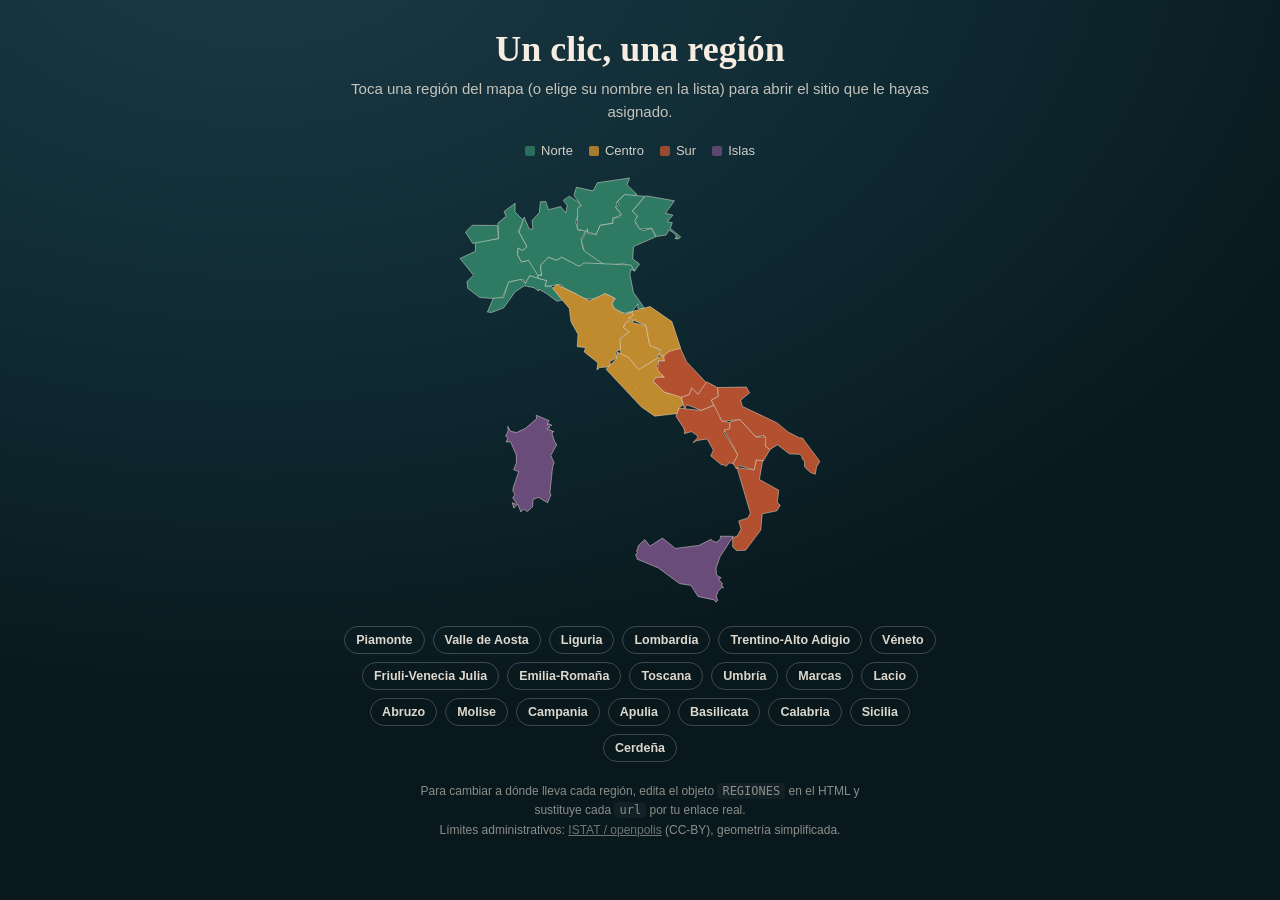
<file: Mapa interactivo de Italia.html>
<!DOCTYPE html>
<html lang="es">
<head>
<meta charset="UTF-8">
<meta name="viewport" content="width=device-width, initial-scale=1, viewport-fit=cover">
<title>Mapa interactivo de Italia</title>
<style>
  :root{
    --sea:#0f2a33; --paper:#f6ede0;
    --north:#2f7a63; --center:#c08a2e; --south:#b2502f; --island:#6a4c7a;
    --stroke: rgba(246,237,224,.85);
  }
  *{box-sizing:border-box}
  html,body{height:100%}
  body{
    margin:0; min-height:100%;
    background: radial-gradient(1200px 800px at 20% -10%, #1c3b46 0%, var(--sea) 55%, #09181d 100%);
    color: var(--paper);
    font-family: "Iowan Old Style","Palatino Linotype",Georgia,serif;
    padding: calc(28px + env(safe-area-inset-top,0px)) 20px calc(32px + env(safe-area-inset-bottom,0px));
    display:flex; flex-direction:column; align-items:center; gap:20px;
  }
  header{max-width:620px; text-align:center}
  h1{font-size:clamp(26px,4.2vw,36px); margin:0 0 8px; font-weight:600}
  p.lead{margin:0; opacity:.78; font-size:15px; line-height:1.5; font-family:-apple-system,"Segoe UI",sans-serif}

  .legend{display:flex; gap:16px; flex-wrap:wrap; justify-content:center; font-size:13px; opacity:.85; font-family:-apple-system,"Segoe UI",sans-serif}
  .legend span{display:inline-flex; align-items:center; gap:6px}
  .swatch{width:10px; height:10px; border-radius:2px; display:inline-block}

  .map-wrap{width:100%; max-width:360px;}
  svg{width:100%; height:auto; overflow:visible}
  path.region{
    stroke: var(--stroke); stroke-width:4; stroke-linejoin:round;
    cursor:pointer; transition: filter .12s ease, transform .12s ease;
    transform-box: fill-box; transform-origin: center;
  }
  path.region:hover, path.region:focus-visible{
    filter:brightness(1.25); transform: scale(1.015); outline:none;
  }
  .north{fill:var(--north)} .center{fill:var(--center)} .south{fill:var(--south)} .island{fill:var(--island)}

  .list{
    width:100%; max-width:620px; display:flex; flex-wrap:wrap; gap:8px; justify-content:center;
    font-family:-apple-system,"Segoe UI",sans-serif;
  }
  .list a{
    color:var(--paper); text-decoration:none; font-size:12.5px; font-weight:600;
    padding:6px 11px; border-radius:999px; border:1px solid rgba(246,237,224,.25);
    opacity:.9; transition: background .12s ease, opacity .12s ease;
  }
  .list a:hover{opacity:1; background:rgba(246,237,224,.12)}

  footer{max-width:460px; text-align:center; font-size:12px; opacity:.55; font-family:-apple-system,"Segoe UI",sans-serif; line-height:1.6}
  code{background:rgba(255,255,255,.08); padding:1px 5px; border-radius:4px}
  a.credit{color:inherit; opacity:.8}
</style>
</head>
<body>

<header>
  <h1>Un clic, una región</h1>
  <p class="lead">Toca una región del mapa (o elige su nombre en la lista) para abrir el sitio que le hayas asignado.</p>
</header>

<div class="legend">
  <span><i class="swatch" style="background:var(--north)"></i>Norte</span>
  <span><i class="swatch" style="background:var(--center)"></i>Centro</span>
  <span><i class="swatch" style="background:var(--south)"></i>Sur</span>
  <span><i class="swatch" style="background:var(--island)"></i>Islas</span>
</div>

<div class="map-wrap">
  <svg id="svg-map" viewBox="0 0 2657.2 3130.6" xmlns="http://www.w3.org/2000/svg"></svg>
</div>

<div class="list" id="list"></div>

<footer>
  Para cambiar a dónde lleva cada región, edita el objeto <code>REGIONES</code> en el HTML y sustituye cada <code>url</code> por tu enlace real.<br>
  Límites administrativos: <a class="credit" href="https://github.com/openpolis/geojson-italy" target="_blank" rel="noopener">ISTAT / openpolis</a> (CC-BY), geometría simplificada.
</footer>

<script>
  // ───────────────────────────────────────────────────────────
  // EDITA AQUÍ: pon tu URL real en cada región (campo "url").
  // ───────────────────────────────────────────────────────────
  const REGIONES = [
  { id:"piemonte", nombre:"Piamonte", grupo:"north", url:"https://example.com/piemonte", d:"M114,541 L113,470 L285,447 L280,333 L340,283 L325,247 L407,186 L406,250 L470,316 L431,392 L495,507 L461,537 L430,517 L424,565 L454,620 L505,607 L578,699 L576,745 L515,722 L483,778 L466,751 L363,766 L308,894 L146,882 L58,816 L51,765 L100,718 L0,594 L114,541 Z M464,619 L465,621 L464,618 L464,619 Z" },
  { id:"valle-de-aosta", nombre:"Valle de Aosta", grupo:"north", url:"https://example.com/valle-de-aosta", d:"M91,349 L276,350 L285,447 L94,483 L40,399 L91,349 Z" },
  { id:"liguria", nombre:"Liguria", grupo:"north", url:"https://example.com/liguria", d:"M202,990 L246,887 L323,881 L357,770 L446,749 L483,778 L515,722 L640,757 L628,799 L676,801 L769,897 L716,910 L639,853 L583,821 L579,835 L552,813 L512,801 L512,805 L494,798 L473,797 L408,839 L323,958 L234,992 L202,990 Z" },
  { id:"lombardia", nombre:"Lombardía", grupo:"north", url:"https://example.com/lombardia", d:"M436,399 L473,288 L511,376 L538,378 L532,314 L586,255 L593,176 L633,173 L653,234 L743,211 L781,258 L791,203 L763,164 L807,134 L893,191 L855,328 L873,389 L941,375 L894,444 L907,522 L1023,591 L1016,607 L1036,608 L1038,619 L1070,635 L1072,637 L1072,640 L870,651 L750,585 L714,609 L653,585 L594,645 L603,718 L575,719 L505,607 L454,620 L424,565 L430,517 L461,537 L495,507 L436,399 Z M596,713 L595,715 L598,714 L596,713 Z M597,717 L598,717 L598,716 L597,717 Z" },
  { id:"trentino", nombre:"Trentino-Alto Adigio", grupo:"north", url:"https://example.com/trentino", d:"M1216,122 L1162,172 L1150,217 L1189,274 L1130,297 L1128,335 L1035,349 L1007,417 L866,376 L869,221 L895,204 L841,128 L859,68 L982,95 L1014,35 L1251,0 L1233,51 L1307,121 L1243,147 L1216,122 Z" },
  { id:"veneto", nombre:"Véneto", grupo:"north", url:"https://example.com/veneto", d:"M896,464 L941,375 L942,409 L1005,418 L1035,349 L1128,335 L1130,297 L1176,289 L1192,265 L1150,217 L1175,192 L1158,179 L1216,122 L1364,135 L1273,243 L1311,280 L1296,341 L1350,388 L1415,371 L1447,433 L1281,506 L1275,598 L1325,635 L1289,687 L1211,632 L1073,646 L916,538 L896,464 Z" },
  { id:"friuli", nombre:"Friuli-Venecia Julia", grupo:"north", url:"https://example.com/friuli", d:"M1583,168 L1516,261 L1572,274 L1530,323 L1567,330 L1552,372 L1629,435 L1614,450 L1585,447 L1604,441 L1593,437 L1596,429 L1592,421 L1575,404 L1543,384 L1521,421 L1446,432 L1415,371 L1325,377 L1290,313 L1311,280 L1272,246 L1371,131 L1583,168 Z" },
  { id:"emilia-romana", nombre:"Emilia-Romaña", grupo:"north", url:"https://example.com/emilia-romana", d:"M603,718 L594,645 L653,585 L714,609 L750,585 L880,652 L916,627 L1262,642 L1289,687 L1264,673 L1254,711 L1280,844 L1364,964 L1311,961 L1314,928 L1264,995 L1197,996 L1136,962 L1121,928 L1144,888 L1071,853 L1032,896 L886,890 L862,858 L756,808 L747,786 L628,799 L640,757 L575,740 L575,719 L603,718 Z M1252,982 L1242,993 L1254,989 L1252,982 Z" },
  { id:"toscana", nombre:"Toscana", grupo:"center", url:"https://example.com/toscana", d:"M807,963 L684,815 L714,785 L956,906 L1071,853 L1145,889 L1121,928 L1141,966 L1216,1003 L1264,995 L1283,1012 L1206,1100 L1251,1136 L1184,1180 L1191,1264 L1145,1284 L1158,1329 L1106,1355 L1115,1394 L1031,1399 L1011,1417 L1017,1363 L917,1284 L926,1252 L865,1245 L871,1153 L819,1061 L807,963 Z M861,868 L861,868 L861,868 L861,868 Z" },
  { id:"umbria", nombre:"Umbría", grupo:"center", url:"https://example.com/umbria", d:"M1459,1329 L1318,1416 L1246,1327 L1187,1320 L1181,1187 L1251,1136 L1207,1104 L1222,1068 L1280,1040 L1275,1068 L1373,1088 L1401,1236 L1479,1270 L1459,1329 Z" },
  { id:"marcas", nombre:"Marcas", grupo:"center", url:"https://example.com/marcas", d:"M1373,1088 L1243,1035 L1283,1012 L1264,987 L1403,948 L1564,1060 L1629,1257 L1512,1319 L1466,1305 L1483,1282 L1477,1265 L1401,1236 L1373,1088 Z M1295,1042 L1295,1047 L1297,1047 L1295,1042 Z" },
  { id:"lacio", nombre:"Lacio", grupo:"center", url:"https://example.com/lacio", d:"M1158,1283 L1246,1327 L1318,1416 L1495,1308 L1512,1348 L1467,1349 L1450,1392 L1509,1471 L1443,1472 L1430,1510 L1505,1548 L1509,1580 L1629,1610 L1653,1668 L1616,1700 L1623,1736 L1437,1758 L1339,1691 L1078,1412 L1157,1332 L1158,1283 Z M1345,1601 L1348,1604 L1346,1600 L1345,1601 Z M1303,1554 L1301,1553 L1300,1554 L1303,1554 Z" },
  { id:"abruzo", nombre:"Abruzo", grupo:"south", url:"https://example.com/abruzo", d:"M1634,1619 L1509,1580 L1428,1503 L1443,1472 L1509,1471 L1458,1418 L1467,1349 L1509,1351 L1504,1316 L1543,1280 L1627,1257 L1672,1356 L1822,1515 L1757,1597 L1711,1552 L1691,1600 L1634,1619 Z" },
  { id:"molise", nombre:"Molise", grupo:"south", url:"https://example.com/molise", d:"M1782,1716 L1675,1673 L1657,1707 L1634,1619 L1691,1600 L1711,1552 L1757,1597 L1821,1504 L1901,1547 L1907,1612 L1856,1639 L1872,1679 L1782,1716 Z" },
  { id:"campania", nombre:"Campania", grupo:"south", url:"https://example.com/campania", d:"M1617,1699 L1782,1716 L1872,1679 L1933,1752 L1918,1780 L1993,1809 L1989,1853 L1946,1874 L2051,2043 L2022,2108 L1988,2103 L1965,2128 L1941,2115 L1931,2118 L1851,2052 L1870,2008 L1824,1926 L1756,1937 L1741,1942 L1720,1954 L1754,1916 L1752,1906 L1748,1899 L1708,1872 L1656,1887 L1658,1870 L1651,1846 L1594,1758 L1617,1699 Z" },
  { id:"apulia", nombre:"Apulia", grupo:"south", url:"https://example.com/apulia", d:"M1934,1796 L1856,1639 L1907,1612 L1902,1547 L2113,1543 L2138,1586 L2072,1640 L2085,1686 L2338,1806 L2424,1876 L2505,1918 L2527,1919 L2657,2093 L2649,2102 L2647,2112 L2638,2118 L2632,2132 L2623,2187 L2586,2173 L2544,2134 L2543,2092 L2524,2070 L2524,2058 L2518,2050 L2520,2049 L2510,2040 L2431,2036 L2343,1969 L2287,2005 L2255,1981 L2242,1900 L2184,1913 L2065,1783 L1934,1796 Z M2236,1898 L2238,1899 L2239,1899 L2236,1898 Z" },
  { id:"basilicata", nombre:"Basilicata", grupo:"south", url:"https://example.com/basilicata", d:"M2051,2043 L1950,1860 L1989,1853 L1996,1798 L2065,1783 L2184,1913 L2256,1911 L2255,1981 L2288,2006 L2238,2090 L2188,2082 L2173,2155 L2060,2123 L2040,2148 L2022,2116 L2015,2112 L2051,2043 Z" },
  { id:"calabria", nombre:"Calabria", grupo:"south", url:"https://example.com/calabria", d:"M2143,2473 L2044,2137 L2172,2155 L2188,2082 L2234,2086 L2210,2225 L2353,2305 L2342,2393 L2364,2416 L2339,2457 L2231,2479 L2220,2599 L2109,2747 L2041,2750 L2013,2723 L2012,2658 L2048,2641 L2074,2591 L2057,2531 L2125,2509 L2143,2473 Z" },
  { id:"sicilia", nombre:"Sicilia", grupo:"island", url:"https://example.com/sicilia", d:"M1403,2717 L1494,2658 L1590,2734 L1764,2712 L1852,2667 L1865,2679 L1892,2689 L1918,2669 L1925,2652 L1921,2644 L2017,2645 L1918,2798 L1890,2880 L1893,2930 L1928,2953 L1912,2954 L1912,2966 L1937,2993 L1932,3013 L1946,3023 L1932,3023 L1905,3051 L1892,3086 L1902,3120 L1889,3131 L1875,3114 L1757,3089 L1705,3007 L1620,2994 L1462,2877 L1306,2813 L1306,2801 L1296,2784 L1309,2763 L1303,2753 L1317,2722 L1311,2720 L1363,2669 L1403,2717 Z" },
  { id:"cerdena", nombre:"Cerdeña", grupo:"island", url:"https://example.com/cerdena", d:"M415,2043 L373,1947 L340,1949 L353,1921 L337,1906 L356,1864 L352,1833 L374,1870 L418,1879 L483,1848 L566,1777 L562,1751 L657,1790 L643,1822 L656,1814 L679,1827 L667,1824 L661,1829 L659,1846 L648,1845 L644,1846 L642,1851 L693,1872 L683,1874 L680,1890 L698,1945 L708,1962 L715,1966 L670,2049 L695,2102 L684,2130 L664,2319 L665,2329 L672,2335 L647,2397 L578,2357 L539,2373 L536,2425 L533,2429 L530,2429 L509,2453 L505,2456 L499,2460 L498,2462 L468,2444 L450,2465 L425,2407 L397,2437 L385,2396 L411,2408 L416,2400 L389,2360 L404,2338 L403,2332 L400,2328 L401,2325 L390,2313 L392,2288 L434,2166 L396,2154 L417,2099 L415,2043 Z" }
  ];

  const svg = document.getElementById("svg-map");
  const list = document.getElementById("list");

  REGIONES.forEach(reg => {
    const path = document.createElementNS("http://www.w3.org/2000/svg","path");
    path.setAttribute("d", reg.d);
    path.setAttribute("class", "region " + reg.grupo);
    path.setAttribute("tabindex", "0");
    path.setAttribute("role", "link");
    path.setAttribute("aria-label", "Ir al sitio de " + reg.nombre);

    const title = document.createElementNS("http://www.w3.org/2000/svg","title");
    title.textContent = reg.nombre;
    path.appendChild(title);

    const go = () => window.open(reg.url, "_blank", "noopener");
    path.addEventListener("click", go);
    path.addEventListener("keydown", e => { if(e.key==="Enter"||e.key===" "){ e.preventDefault(); go(); } });

    svg.appendChild(path);

    const a = document.createElement("a");
    a.href = reg.url; a.target = "_blank"; a.rel = "noopener";
    a.textContent = reg.nombre;
    list.appendChild(a);
  });
</script>

</body>
</html>
</file>
